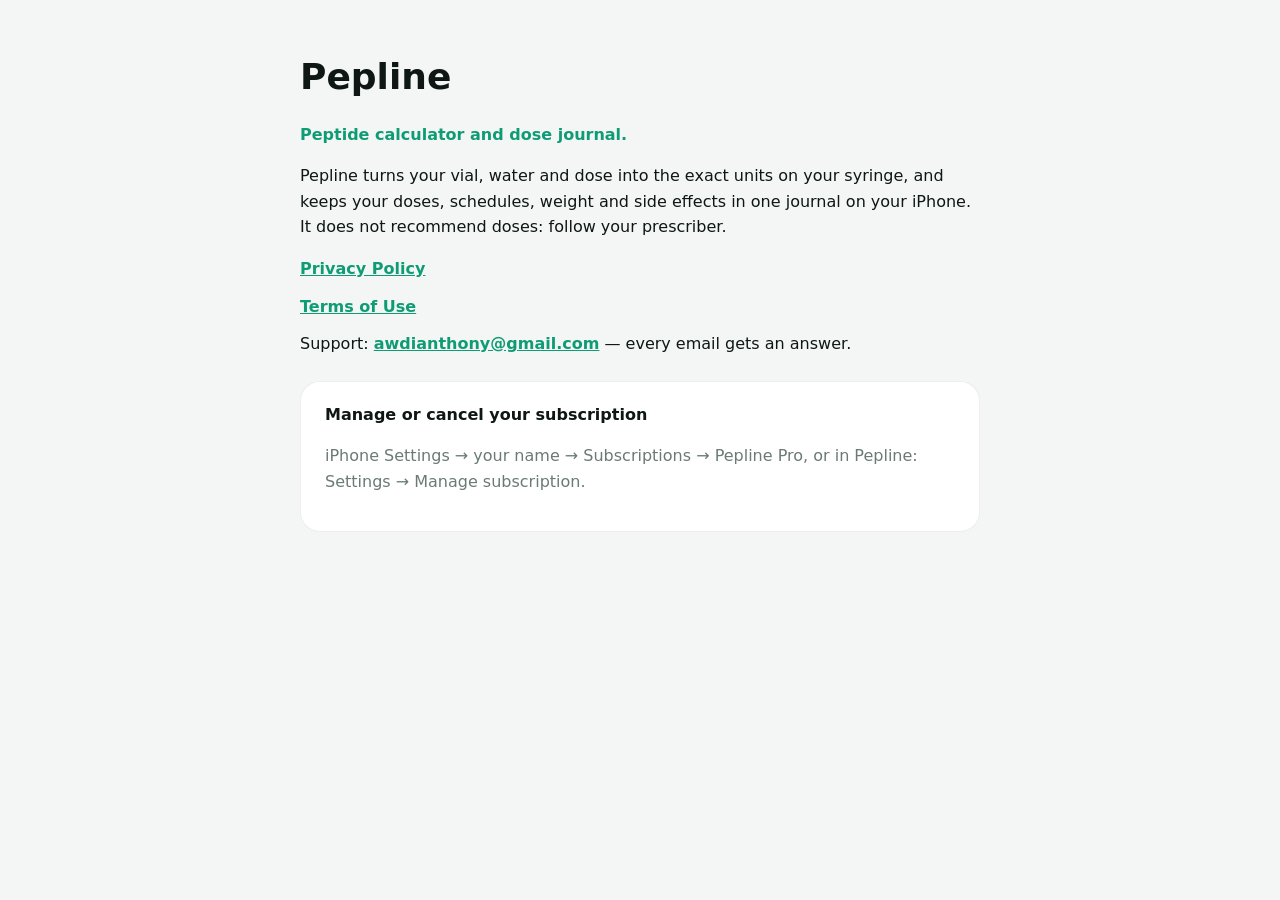
<file: index.html>
<!DOCTYPE html>
<html lang="en">
<head>
<meta charset="utf-8">
<meta name="viewport" content="width=device-width, initial-scale=1">
<title>Pepline — Support</title>
<link rel="stylesheet" href="style.css">
</head>
<body>
<main>
<h1>Pepline</h1>
<p class="tag">Peptide calculator and dose journal.</p>
<p>Pepline turns your vial, water and dose into the exact units on your syringe,
and keeps your doses, schedules, weight and side effects in one journal on your
iPhone. It does not recommend doses: follow your prescriber.</p>
<ul class="links">
  <li><a href="privacy.html">Privacy Policy</a></li>
  <li><a href="terms.html">Terms of Use</a></li>
  <li>Support: <a href="mailto:awdianthony@gmail.com">awdianthony@gmail.com</a> — every email gets an answer.</li>
</ul>
<div class="card">
  <strong>Manage or cancel your subscription</strong>
  <p class="muted">iPhone Settings → your name → Subscriptions → Pepline Pro, or in Pepline:
  Settings → Manage subscription.</p>
</div>
</main>
</body>
</html>
</file>
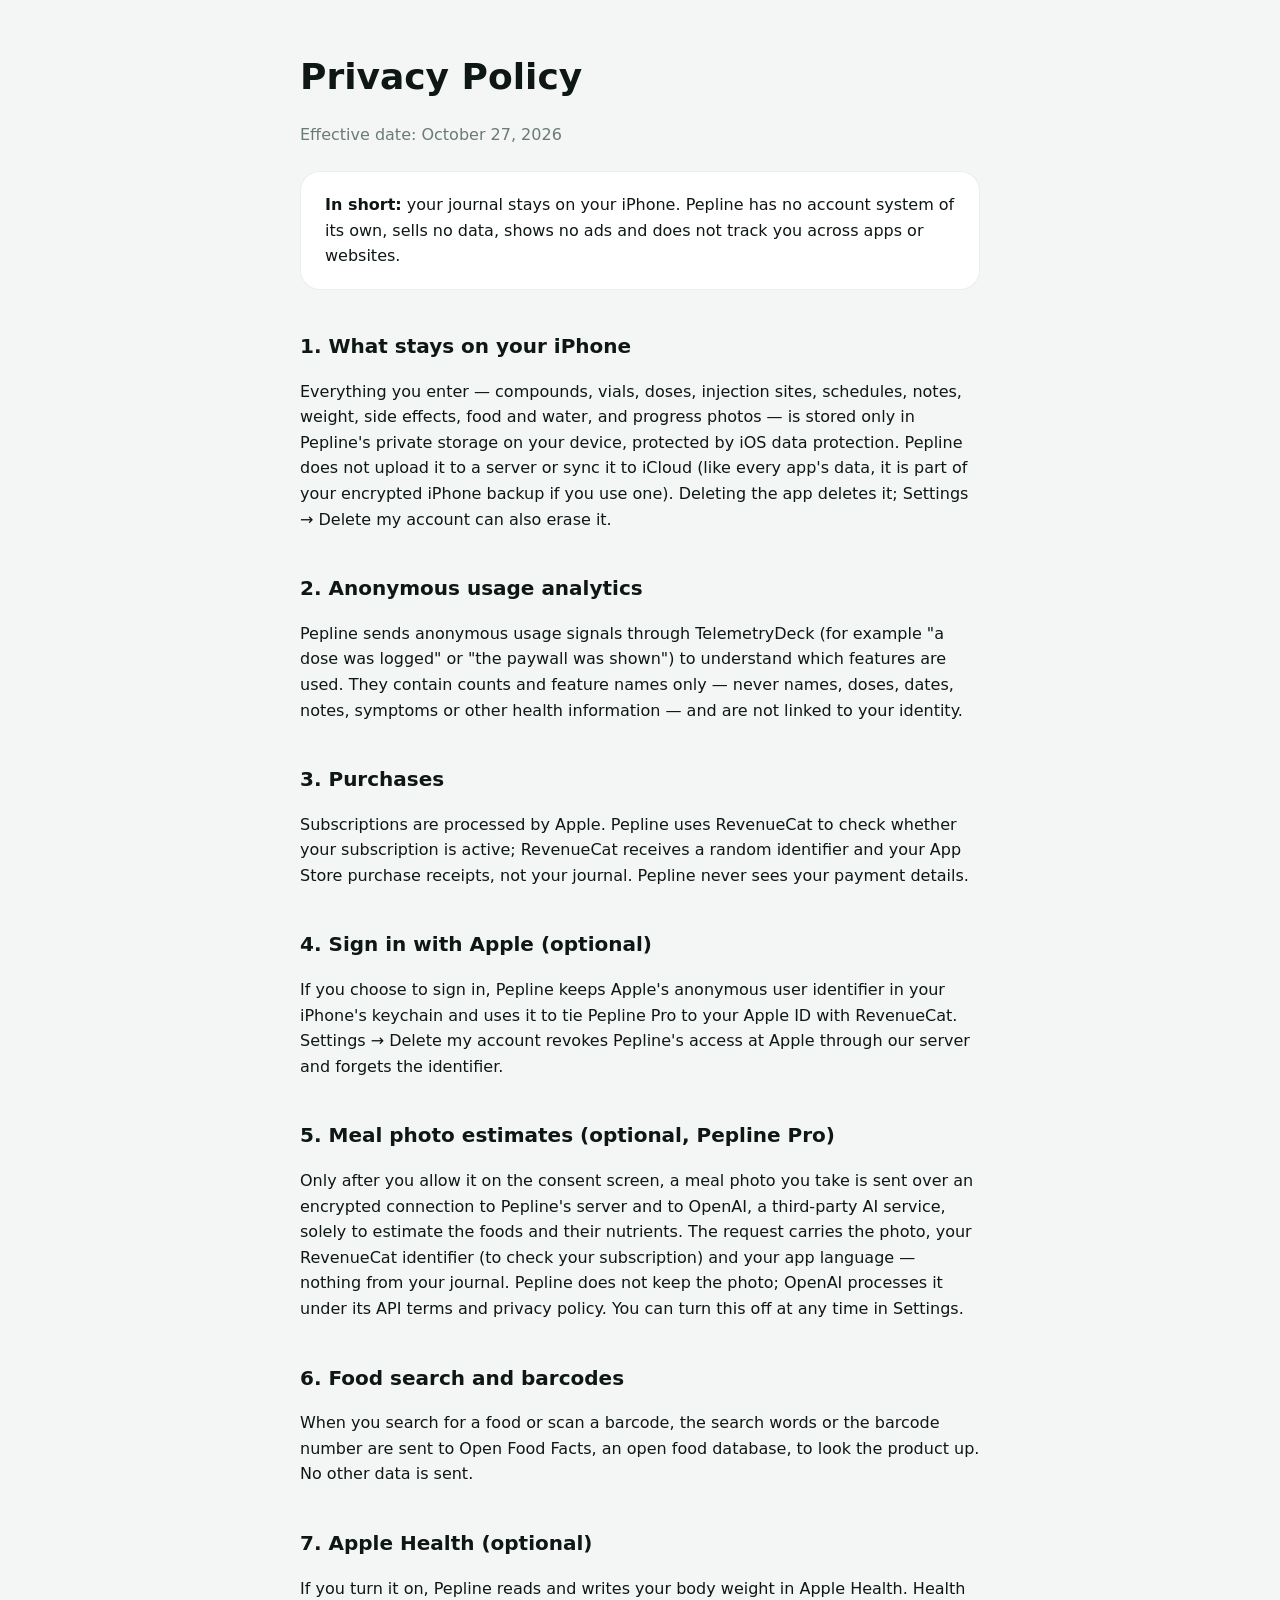
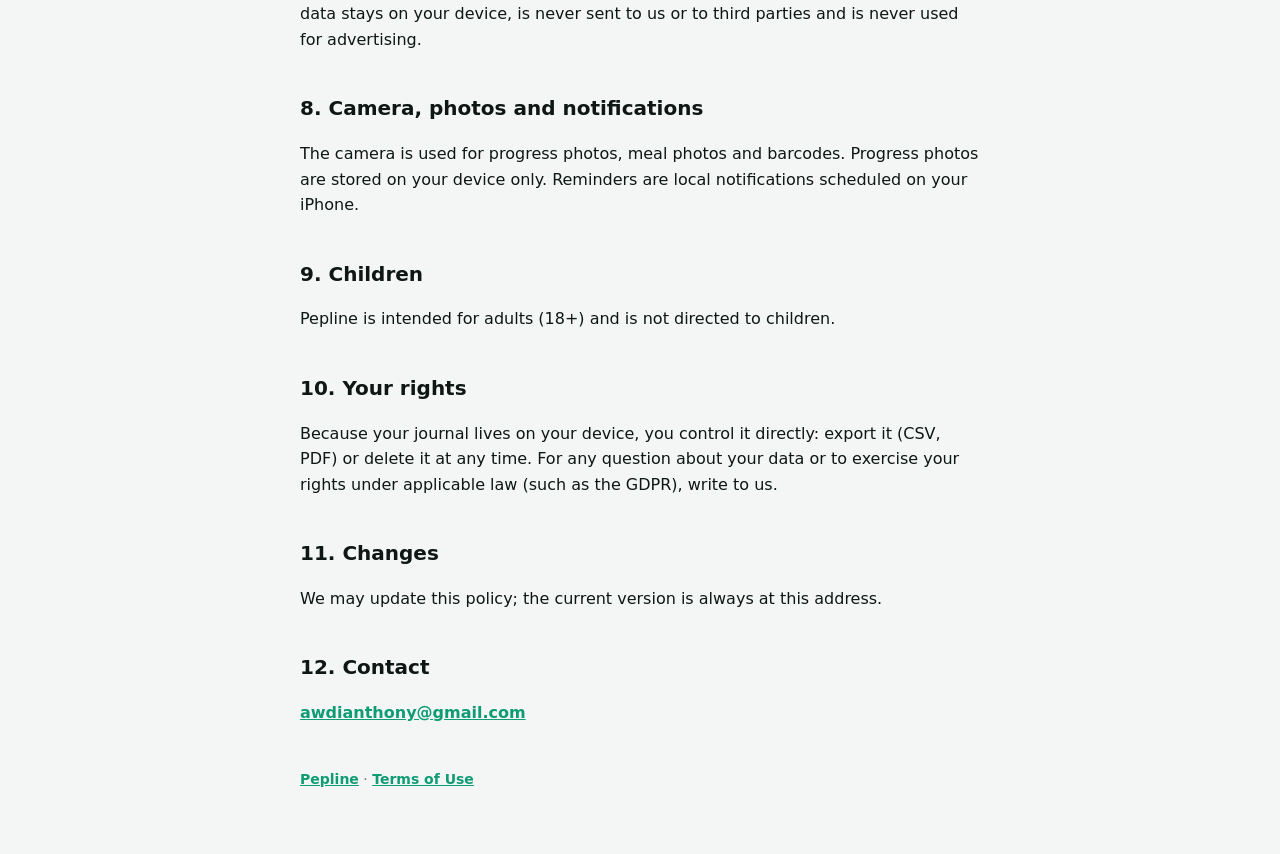
<file: privacy.html>
<!DOCTYPE html>
<html lang="en">
<head>
<meta charset="utf-8">
<meta name="viewport" content="width=device-width, initial-scale=1">
<title>Pepline — Privacy Policy</title>
<link rel="stylesheet" href="style.css">
</head>
<body>
<main>
<h1>Privacy Policy</h1>
<p class="muted">Effective date: October 27, 2026</p>

<div class="card">
<strong>In short:</strong> your journal stays on your iPhone. Pepline has no
account system of its own, sells no data, shows no ads and does not track you
across apps or websites.
</div>

<h2>1. What stays on your iPhone</h2>
<p>Everything you enter — compounds, vials, doses, injection sites, schedules,
notes, weight, side effects, food and water, and progress photos — is stored
only in Pepline's private storage on your device, protected by iOS data
protection. Pepline does not upload it to a server or sync it to iCloud (like
every app's data, it is part of your encrypted iPhone backup if you use one). Deleting
the app deletes it; Settings → Delete my account can also erase it.</p>

<h2>2. Anonymous usage analytics</h2>
<p>Pepline sends anonymous usage signals through TelemetryDeck (for example
"a dose was logged" or "the paywall was shown") to understand which features
are used. They contain counts and feature names only — never names, doses, dates,
notes, symptoms or other health information — and are not linked to your identity.</p>

<h2>3. Purchases</h2>
<p>Subscriptions are processed by Apple. Pepline uses RevenueCat to check
whether your subscription is active; RevenueCat receives a random identifier
and your App Store purchase receipts, not your journal. Pepline never sees your
payment details.</p>

<h2>4. Sign in with Apple (optional)</h2>
<p>If you choose to sign in, Pepline keeps Apple's anonymous user identifier in
your iPhone's keychain and uses it to tie Pepline Pro to your Apple ID with
RevenueCat. Settings → Delete my account revokes Pepline's access at Apple
through our server and forgets the identifier.</p>

<h2>5. Meal photo estimates (optional, Pepline Pro)</h2>
<p>Only after you allow it on the consent screen, a meal photo you take is sent
over an encrypted connection to Pepline's server and to OpenAI, a
third-party AI service, solely to estimate the foods and their nutrients. The
request carries the photo, your RevenueCat identifier (to check your
subscription) and your app language — nothing from your journal. Pepline does
not keep the photo; OpenAI processes it under its API terms and
privacy policy. You can turn this off at any time in Settings.</p>

<h2>6. Food search and barcodes</h2>
<p>When you search for a food or scan a barcode, the search words or the
barcode number are sent to Open Food Facts, an open food database, to look the
product up. No other data is sent.</p>

<h2>7. Apple Health (optional)</h2>
<p>If you turn it on, Pepline reads and writes your body weight in Apple Health.
Health data stays on your device, is never sent to us or to third parties and is
never used for advertising.</p>

<h2>8. Camera, photos and notifications</h2>
<p>The camera is used for progress photos, meal photos and barcodes. Progress
photos are stored on your device only. Reminders are local notifications
scheduled on your iPhone.</p>

<h2>9. Children</h2>
<p>Pepline is intended for adults (18+) and is not directed to children.</p>

<h2>10. Your rights</h2>
<p>Because your journal lives on your device, you control it directly: export it
(CSV, PDF) or delete it at any time. For any question about your data or to
exercise your rights under applicable law (such as the GDPR), write to us.</p>

<h2>11. Changes</h2>
<p>We may update this policy; the current version is always at this address.</p>

<h2>12. Contact</h2>
<p><a href="mailto:awdianthony@gmail.com">awdianthony@gmail.com</a></p>

<footer><a href="index.html">Pepline</a> · <a href="terms.html">Terms of Use</a></footer>
</main>
</body>
</html>
</file>
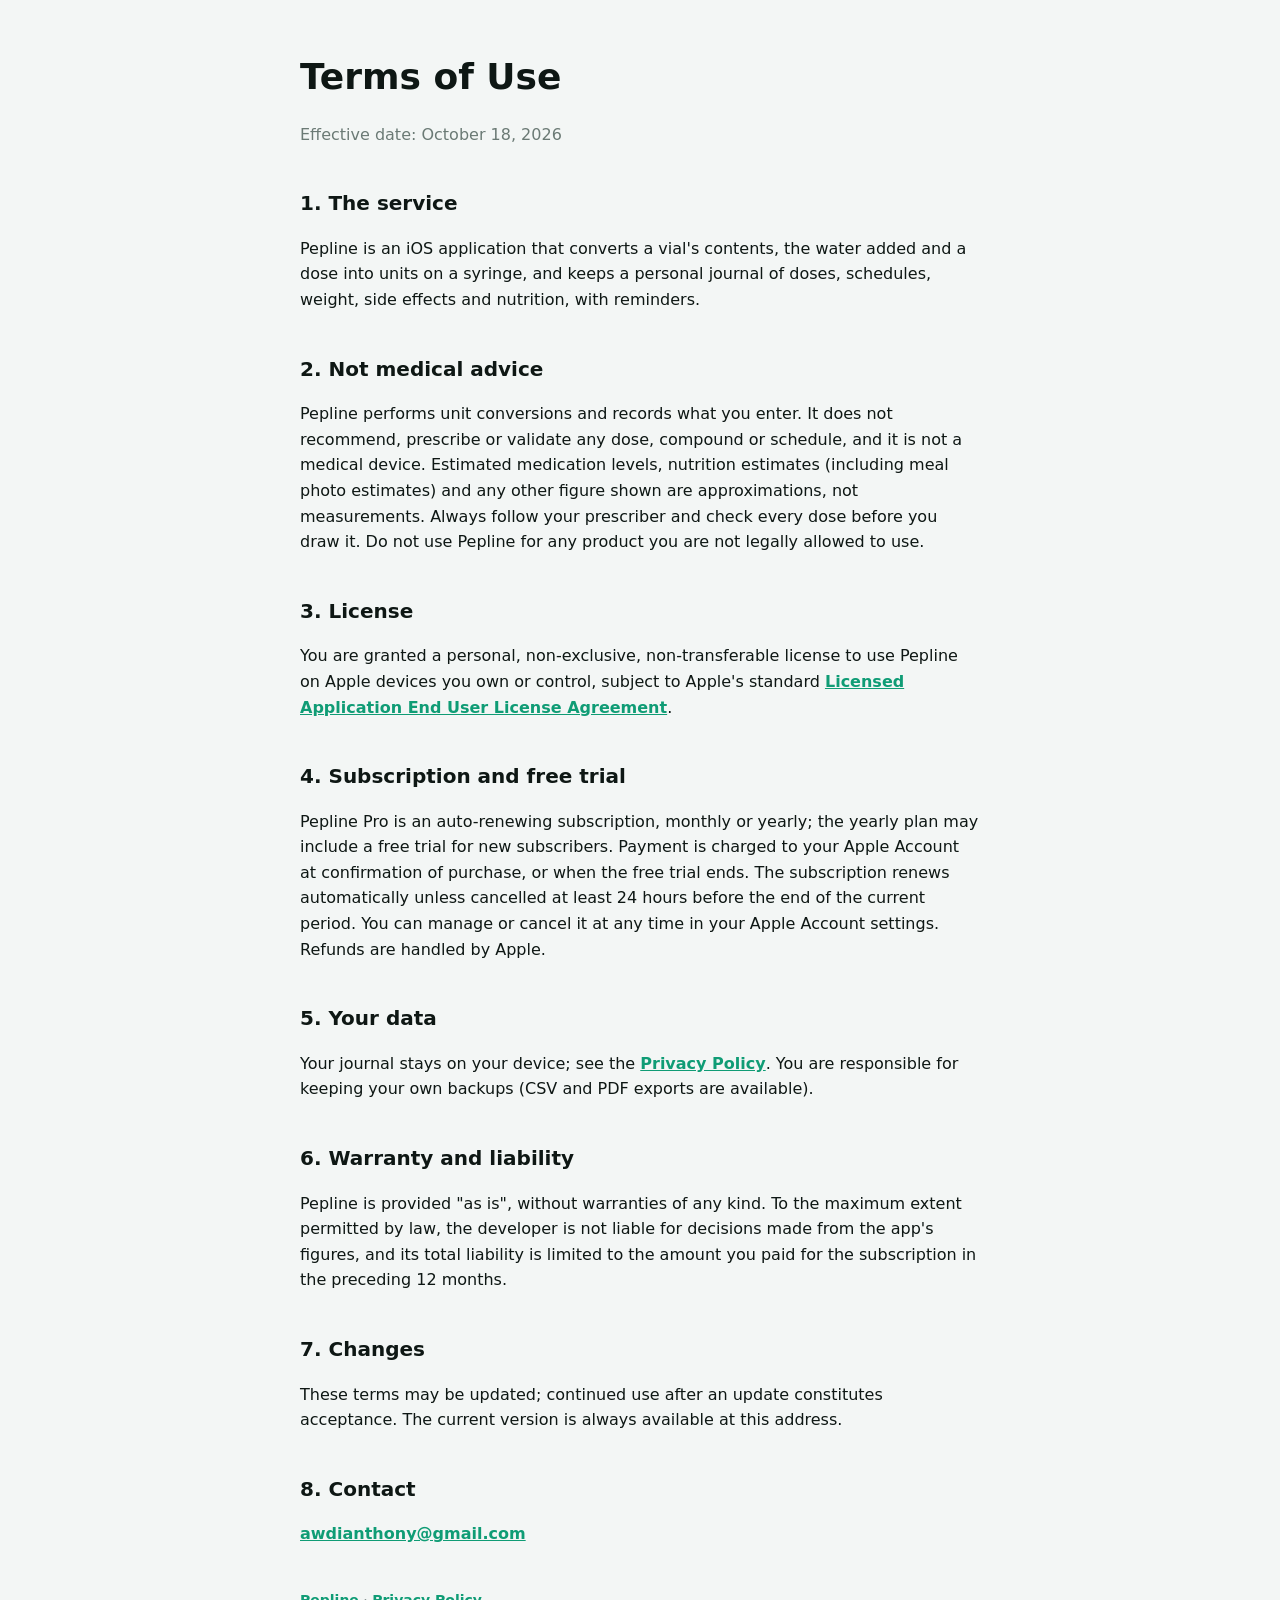
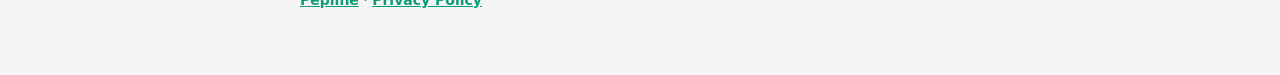
<file: terms.html>
<!DOCTYPE html>
<html lang="en">
<head>
<meta charset="utf-8">
<meta name="viewport" content="width=device-width, initial-scale=1">
<title>Pepline — Terms of Use</title>
<link rel="stylesheet" href="style.css">
</head>
<body>
<main>
<h1>Terms of Use</h1>
<p class="muted">Effective date: October 18, 2026</p>

<h2>1. The service</h2>
<p>Pepline is an iOS application that converts a vial's contents, the water
added and a dose into units on a syringe, and keeps a personal journal of doses,
schedules, weight, side effects and nutrition, with reminders.</p>

<h2>2. Not medical advice</h2>
<p>Pepline performs unit conversions and records what you enter. It does not
recommend, prescribe or validate any dose, compound or schedule, and it is not
a medical device. Estimated medication levels, nutrition estimates (including
meal photo estimates) and any other figure shown are approximations, not
measurements. Always follow your prescriber and check every dose before you
draw it. Do not use Pepline for any product you are not legally allowed to
use.</p>

<h2>3. License</h2>
<p>You are granted a personal, non-exclusive, non-transferable license to use
Pepline on Apple devices you own or control, subject to Apple's standard
<a href="https://www.apple.com/legal/internet-services/itunes/dev/stdeula/">Licensed
Application End User License Agreement</a>.</p>

<h2>4. Subscription and free trial</h2>
<p>Pepline Pro is an auto-renewing subscription, monthly or yearly; the yearly
plan may include a free trial for new subscribers. Payment is charged to your
Apple Account at confirmation of purchase, or when the free trial ends. The
subscription renews automatically unless cancelled at least 24 hours before the
end of the current period. You can manage or cancel it at any time in your Apple
Account settings. Refunds are handled by Apple.</p>

<h2>5. Your data</h2>
<p>Your journal stays on your device; see the <a href="privacy.html">Privacy
Policy</a>. You are responsible for keeping your own backups (CSV and PDF
exports are available).</p>

<h2>6. Warranty and liability</h2>
<p>Pepline is provided "as is", without warranties of any kind. To the maximum
extent permitted by law, the developer is not liable for decisions made from
the app's figures, and its total liability is limited to the amount you paid
for the subscription in the preceding 12 months.</p>

<h2>7. Changes</h2>
<p>These terms may be updated; continued use after an update constitutes
acceptance. The current version is always available at this address.</p>

<h2>8. Contact</h2>
<p><a href="mailto:awdianthony@gmail.com">awdianthony@gmail.com</a></p>

<footer><a href="index.html">Pepline</a> · <a href="privacy.html">Privacy Policy</a></footer>
</main>
</body>
</html>
</file>
<file: style.css>
:root { --bg: #0b1015; --card: rgba(255,255,255,0.055); --line: rgba(255,255,255,0.08);
        --text: #e6efec; --muted: #7d918b; --accent: #6bf5c8; }
@media (prefers-color-scheme: light) {
  :root { --bg: #f3f6f5; --card: #ffffff; --line: rgba(14,23,20,0.07);
          --text: #0e1714; --muted: #6b7a75; --accent: #0f9c75; }
}
* { box-sizing: border-box; }
body { margin: 0; background: var(--bg); color: var(--text);
       font-family: ui-rounded, -apple-system, system-ui, sans-serif; line-height: 1.6; }
main { max-width: 720px; margin: 0 auto; padding: 48px 20px 64px; }
h1 { font-size: 36px; margin: 0 0 4px; }
h2 { font-size: 20px; margin-top: 2em; }
p, li { color: var(--text); }
.muted { color: var(--muted); }
.tag { color: var(--accent); font-weight: 700; }
.card { background: var(--card); border: 1px solid var(--line); border-radius: 20px; padding: 20px 24px; margin: 24px 0; }
a { color: var(--accent); font-weight: 600; }
ul.links { list-style: none; padding: 0; }
ul.links li { margin: 12px 0; }
footer { margin-top: 3em; font-size: 14px; color: var(--muted); }
</file>
